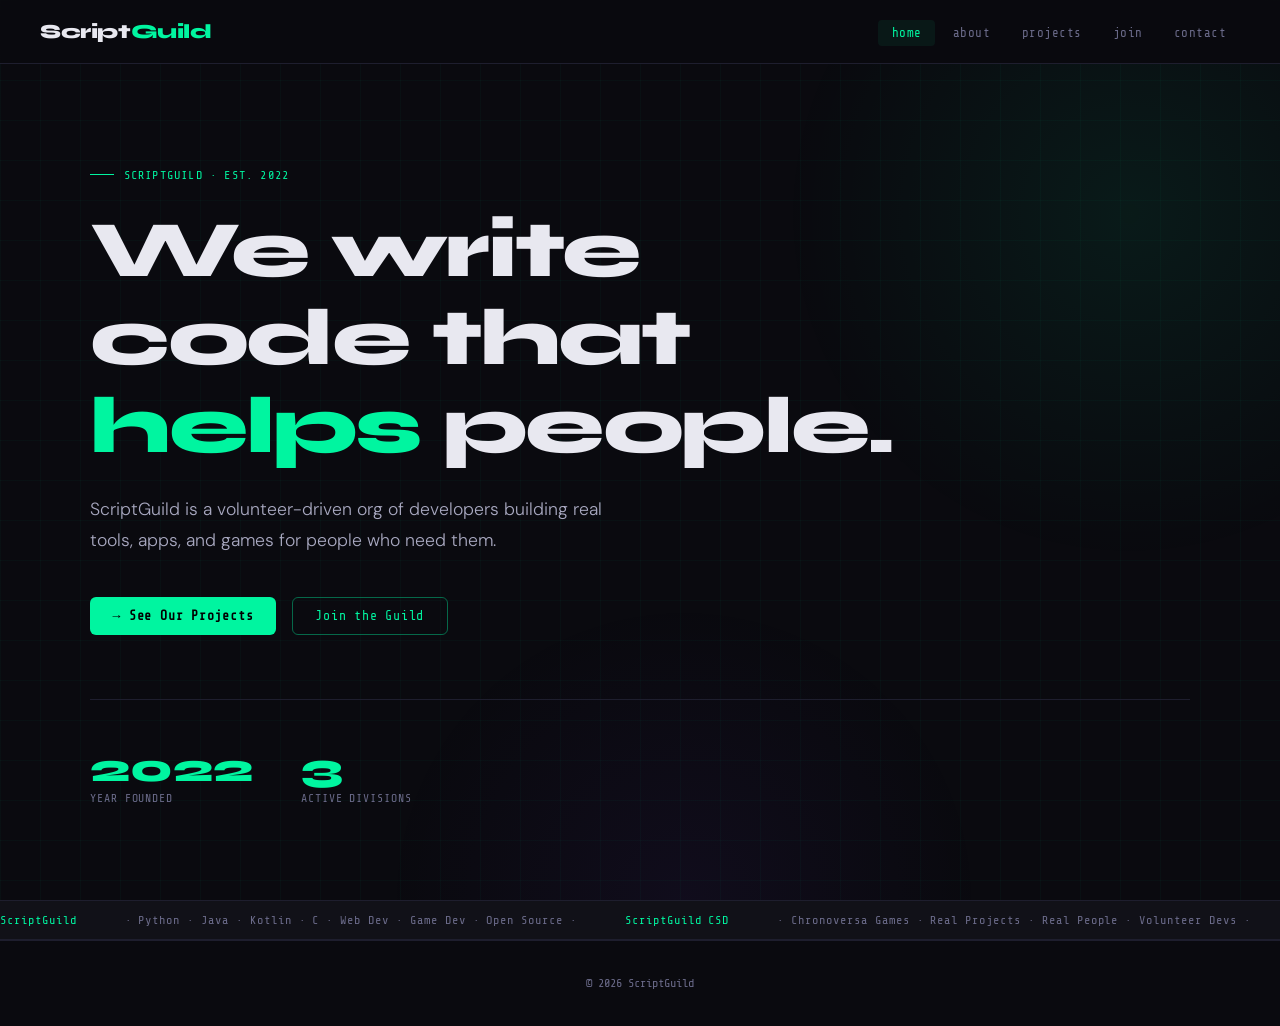
<file: home.html>
<!DOCTYPE html>
<html lang="en">
<head>
  <meta charset="UTF-8" />
  <meta name="viewport" content="width=device-width, initial-scale=1.0"/>
  <title>ScriptGuild — Home</title>
  <link rel="preconnect" href="https://fonts.googleapis.com">
  <link href="https://fonts.googleapis.com/css2?family=Share+Tech+Mono&family=Syne:wght@400;600;700;800&family=DM+Sans:wght@300;400;500&display=swap" rel="stylesheet">
  <style>
    :root {
      --bg: #0a0a0f;
      --surface: #111118;
      --surface2: #16161f;
      --border: #1e1e2e;
      --accent: #00f5a0;
      --accent2: #7c3aed;
      --accent3: #f59e0b;
      --text: #e8e8f0;
      --muted: #6b6b8a;
      --mono: 'Share Tech Mono', monospace;
      --display: 'Syne', sans-serif;
      --body: 'DM Sans', sans-serif;
    }

    *, *::before, *::after { box-sizing: border-box; margin: 0; padding: 0; }

    html { scroll-behavior: smooth; }

    body {
      background: var(--bg);
      color: var(--text);
      font-family: var(--body);
      font-weight: 300;
      min-height: 100vh;
      overflow-x: hidden;
    }

    /* Subtle grid background */
    body::before {
      content: '';
      position: fixed;
      inset: 0;
      background-image:
        linear-gradient(rgba(0,245,160,0.03) 1px, transparent 1px),
        linear-gradient(90deg, rgba(0,245,160,0.03) 1px, transparent 1px);
      background-size: 40px 40px;
      pointer-events: none;
      z-index: 0;
    }

    /* NAV */
    nav {
      position: fixed;
      top: 0; left: 0; right: 0;
      z-index: 100;
      display: flex;
      align-items: center;
      justify-content: space-between;
      padding: 0 2.5rem;
      height: 64px;
      background: rgba(10,10,15,0.85);
      backdrop-filter: blur(12px);
      border-bottom: 1px solid var(--border);
    }

    .nav-logo {
      font-family: var(--display);
      font-weight: 800;
      font-size: 1.25rem;
      color: var(--text);
      text-decoration: none;
      letter-spacing: -0.02em;
    }

    .nav-logo span {
      color: var(--accent);
    }

    .nav-links {
      display: flex;
      gap: 0.25rem;
      list-style: none;
    }

    .nav-links a {
      font-family: var(--mono);
      font-size: 0.78rem;
      color: var(--muted);
      text-decoration: none;
      padding: 0.4rem 0.85rem;
      border-radius: 4px;
      transition: color 0.2s, background 0.2s;
      letter-spacing: 0.04em;
    }

    .nav-links a:hover,
    .nav-links a.active {
      color: var(--accent);
      background: rgba(0,245,160,0.06);
    }

    /* Hamburger */
    .nav-toggle {
      display: none;
      flex-direction: column;
      gap: 5px;
      cursor: pointer;
      padding: 4px;
    }
    .nav-toggle span {
      display: block;
      width: 22px;
      height: 2px;
      background: var(--text);
      transition: 0.3s;
    }

    @media (max-width: 680px) {
      .nav-toggle { display: flex; }
      .nav-links {
        position: fixed;
        top: 64px; left: 0; right: 0;
        background: var(--surface);
        border-bottom: 1px solid var(--border);
        flex-direction: column;
        padding: 1rem;
        gap: 0.1rem;
        display: none;
      }
      .nav-links.open { display: flex; }
      .nav-links a { padding: 0.6rem 1rem; }
    }

    /* MAIN CONTENT */
    main {
      position: relative;
      z-index: 1;
      padding-top: 64px;
    }

    /* SECTION */
    .section {
      max-width: 1100px;
      margin: 0 auto;
      padding: 5rem 2rem;
    }

    .section-tag {
      font-family: var(--mono);
      font-size: 0.72rem;
      color: var(--accent);
      letter-spacing: 0.12em;
      text-transform: uppercase;
      margin-bottom: 0.75rem;
    }

    h1, h2, h3 {
      font-family: var(--display);
      font-weight: 800;
      letter-spacing: -0.03em;
      line-height: 1.1;
    }

    h1 { font-size: clamp(2.5rem, 7vw, 5rem); }
    h2 { font-size: clamp(1.8rem, 4vw, 3rem); }
    h3 { font-size: 1.25rem; font-weight: 700; }

    p { line-height: 1.75; color: #a8a8c0; }

    a { color: var(--accent); }

    /* CARD */
    .card {
      background: var(--surface);
      border: 1px solid var(--border);
      border-radius: 12px;
      padding: 1.75rem;
      transition: border-color 0.2s, transform 0.2s;
    }

    .card:hover {
      border-color: rgba(0,245,160,0.3);
      transform: translateY(-2px);
    }

    /* BUTTON */
    .btn {
      display: inline-flex;
      align-items: center;
      gap: 0.5rem;
      font-family: var(--mono);
      font-size: 0.82rem;
      letter-spacing: 0.06em;
      padding: 0.65rem 1.4rem;
      border-radius: 6px;
      text-decoration: none;
      transition: all 0.2s;
      cursor: pointer;
      border: none;
    }

    .btn-primary {
      background: var(--accent);
      color: #000;
      font-weight: 700;
    }

    .btn-primary:hover {
      background: #00dda0;
      transform: translateY(-1px);
      color: #000;
    }

    .btn-outline {
      background: transparent;
      color: var(--accent);
      border: 1px solid rgba(0,245,160,0.4);
    }

    .btn-outline:hover {
      background: rgba(0,245,160,0.08);
      border-color: var(--accent);
    }

    /* DIVIDER */
    .divider {
      height: 1px;
      background: linear-gradient(90deg, transparent, var(--border), transparent);
      margin: 1rem 0;
    }

    /* FOOTER */
    footer {
      position: relative;
      z-index: 1;
      border-top: 1px solid var(--border);
      padding: 2rem;
      text-align: center;
    }

    footer p {
      font-family: var(--mono);
      font-size: 0.75rem;
      color: var(--muted);
    }

    /* FADE IN ANIMATION */
    .fade-up {
      opacity: 0;
      transform: translateY(24px);
      animation: fadeUp 0.7s ease forwards;
    }

    @keyframes fadeUp {
      to { opacity: 1; transform: translateY(0); }
    }

    .delay-1 { animation-delay: 0.1s; }
    .delay-2 { animation-delay: 0.2s; }
    .delay-3 { animation-delay: 0.3s; }
    .delay-4 { animation-delay: 0.4s; }
    .delay-5 { animation-delay: 0.5s; }
  </style>
  
<style>
  /* HERO */
  .hero {
    min-height: calc(100vh - 64px);
    display: flex;
    align-items: center;
    position: relative;
    overflow: hidden;
    padding: 0 2rem;
  }

  .hero-inner {
    max-width: 1100px;
    margin: 0 auto;
    width: 100%;
  }

  .hero-eyebrow {
    display: inline-flex;
    align-items: center;
    gap: 0.6rem;
    font-family: var(--mono);
    font-size: 0.75rem;
    color: var(--accent);
    letter-spacing: 0.1em;
    margin-bottom: 1.5rem;
  }

  .hero-eyebrow::before {
    content: '';
    display: block;
    width: 24px;
    height: 1px;
    background: var(--accent);
  }

  .hero h1 {
    max-width: 820px;
    margin-bottom: 1.5rem;
  }

  .hero h1 em {
    font-style: normal;
    color: var(--accent);
    position: relative;
  }

  .hero-sub {
    font-size: 1.1rem;
    max-width: 520px;
    margin-bottom: 2.5rem;
    line-height: 1.8;
  }

  .hero-cta {
    display: flex;
    gap: 1rem;
    flex-wrap: wrap;
  }

  /* Blurry orb */
  .hero-orb {
    position: absolute;
    top: -200px;
    right: -200px;
    width: 700px;
    height: 700px;
    background: radial-gradient(circle, rgba(0,245,160,0.07) 0%, transparent 70%);
    pointer-events: none;
  }

  .hero-orb2 {
    position: absolute;
    bottom: -300px;
    left: 30%;
    width: 600px;
    height: 600px;
    background: radial-gradient(circle, rgba(124,58,237,0.06) 0%, transparent 70%);
    pointer-events: none;
  }

  /* MARQUEE */
  .marquee-strip {
    border-top: 1px solid var(--border);
    border-bottom: 1px solid var(--border);
    overflow: hidden;
    padding: 0.75rem 0;
    background: var(--surface);
  }

  .marquee-inner {
    display: flex;
    gap: 3rem;
    width: max-content;
    animation: marquee 24s linear infinite;
    font-family: var(--mono);
    font-size: 0.75rem;
    color: var(--muted);
    letter-spacing: 0.08em;
  }

  .marquee-inner span { color: var(--accent); }

  @keyframes marquee {
    from { transform: translateX(0); }
    to { transform: translateX(-50%); }
  }

  /* WHY SECTION */
  .why-grid {
    display: grid;
    grid-template-columns: repeat(auto-fit, minmax(280px, 1fr));
    gap: 1.25rem;
    margin-top: 3rem;
  }

  .why-card {
    background: var(--surface);
    border: 1px solid var(--border);
    border-radius: 12px;
    padding: 2rem;
    position: relative;
    overflow: hidden;
    transition: border-color 0.2s, transform 0.2s;
  }

  .why-card:hover {
    border-color: rgba(0,245,160,0.3);
    transform: translateY(-3px);
  }

  .why-card::before {
    content: '';
    position: absolute;
    top: 0; left: 0; right: 0;
    height: 2px;
    background: linear-gradient(90deg, var(--accent), transparent);
    opacity: 0;
    transition: opacity 0.2s;
  }

  .why-card:hover::before { opacity: 1; }

  .why-icon {
    font-size: 2rem;
    margin-bottom: 1rem;
  }

  .why-card h3 {
    margin-bottom: 0.5rem;
  }

  /* STATS */
  .stats-row {
    display: flex;
    gap: 3rem;
    flex-wrap: wrap;
    margin-top: 4rem;
    padding-top: 3rem;
    border-top: 1px solid var(--border);
  }

  .stat {
    display: flex;
    flex-direction: column;
    gap: 0.25rem;
  }

  .stat-num {
    font-family: var(--display);
    font-size: 2.5rem;
    font-weight: 800;
    color: var(--accent);
    line-height: 1;
  }

  .stat-label {
    font-family: var(--mono);
    font-size: 0.72rem;
    color: var(--muted);
    letter-spacing: 0.08em;
    text-transform: uppercase;
  }
</style>

</head>
<body>
  <nav>
    <a href="/" class="nav-logo">Script<span>Guild</span></a>
    <div class="nav-toggle" onclick="toggleNav()" id="hamburger">
      <span></span><span></span><span></span>
    </div>
    <ul class="nav-links" id="navLinks">
      <li><a href="/" class="active">home</a></li>
      <li><a href="/about" class="">about</a></li>
      <li><a href="/projects" class="">projects</a></li>
      <li><a href="/join" class="">join</a></li>
      <li><a href="/contact" class="">contact</a></li>
    </ul>
  </nav>

  <main>
    
<section class="hero">
  <div class="hero-orb"></div>
  <div class="hero-orb2"></div>
  <div class="hero-inner">
    <div class="hero-eyebrow fade-up">SCRIPTGUILD · EST. 2022</div>
    <h1 class="fade-up delay-1">We write code that<br><em>helps</em> people.</h1>
    <p class="hero-sub fade-up delay-2">
      ScriptGuild is a volunteer-driven org of developers building real tools, apps, and games for people who need them.
    </p>
    <div class="hero-cta fade-up delay-3">
      <a href="/projects" class="btn btn-primary">→ See Our Projects</a>
      <a href="/join" class="btn btn-outline">Join the Guild</a>
    </div>

    <div class="stats-row fade-up delay-4">
      <div class="stat">
        <span class="stat-num">2022</span>
        <span class="stat-label">Year Founded</span>
      </div>
      <div class="stat">
        <span class="stat-num">3</span>
        <span class="stat-label">Active Divisions</span>
      </div>
    </div>
  </div>
</section>

<!-- Marquee -->
<div class="marquee-strip">
  <div class="marquee-inner">
    <span>ScriptGuild</span> · Python · Java · Kotlin · C · Web Dev · Game Dev · Open Source · <span>ScriptGuild CSD</span> · Chronoversa Games · Real Projects · Real People · Volunteer Devs ·
    <span>ScriptGuild</span> · Python · Java · Kotlin · C · Web Dev · Game Dev · Open Source · <span>ScriptGuild CSD</span> · Chronoversa Games · Real Projects · Real People · Volunteer Devs ·
  </div>
</div>

<!-- Why Section -->

  </main>

  <footer>
    <p>© 2026 ScriptGuild</p>
  </footer>

  <script>
    function toggleNav() {
      document.getElementById('navLinks').classList.toggle('open');
    }
  </script>
  
</body>
</html>
</file>
